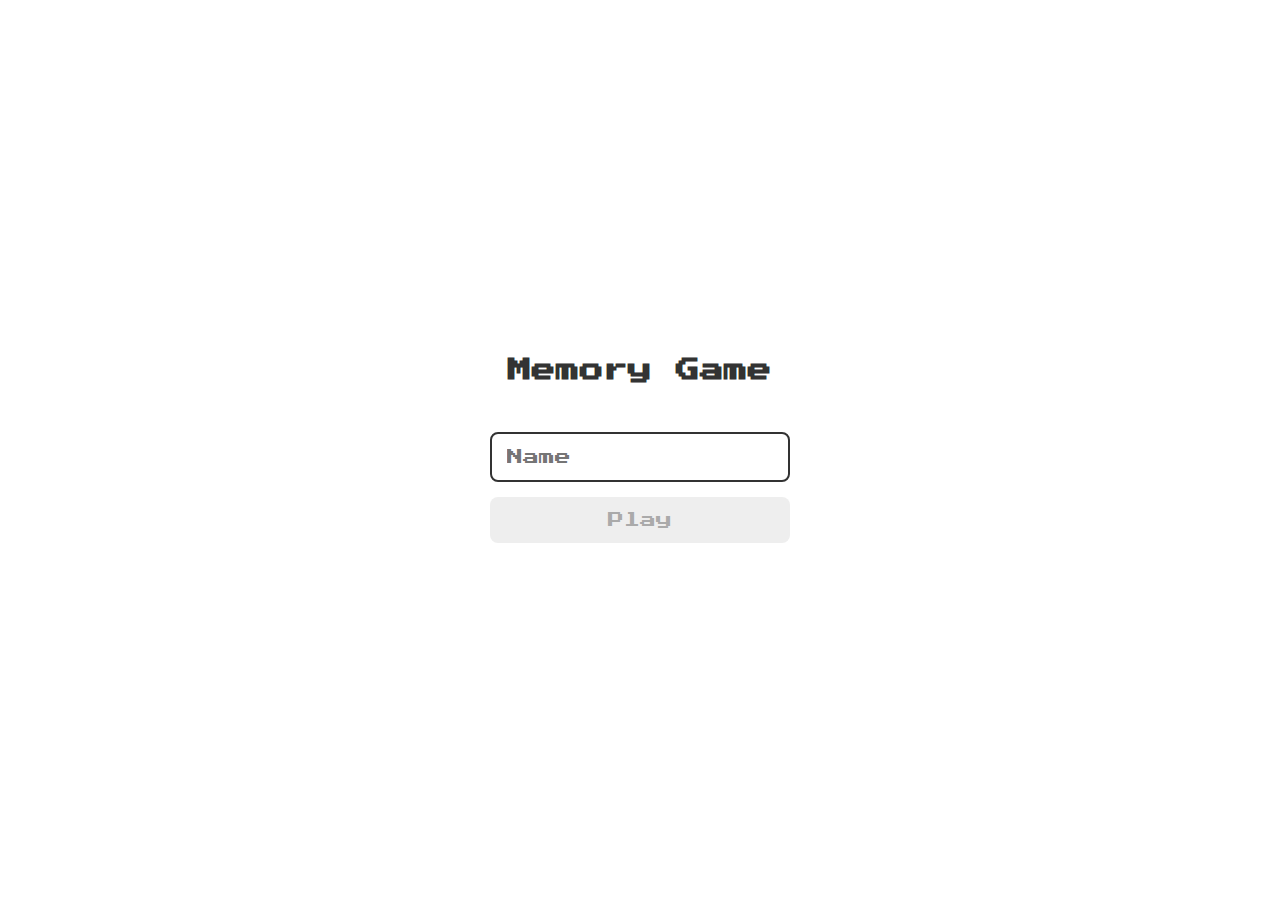
<file: game/index.html>
<!DOCTYPE html>
<html lang="en">
<head>
  <meta charset="UTF-8">
  <meta name="viewport" content="width=device-width, initial-scale=1.0">

  <link rel="stylesheet" href="./css/reset.css">
  <link rel="stylesheet" href="./css/login.css">

  <script defer src="./js/login.js"></script>

  <title>Memory Game | Login</title>
</head>
<body>
  
  <form class="login-form">

    <div class="login__header">
      <h1>Memory Game</h1>
    </div>

    <input type="text" placeholder="Name" class="login__input">
    <button type="submit" class="login__button" disabled>Play</button>

  </form>

</body>
</html>
</file>
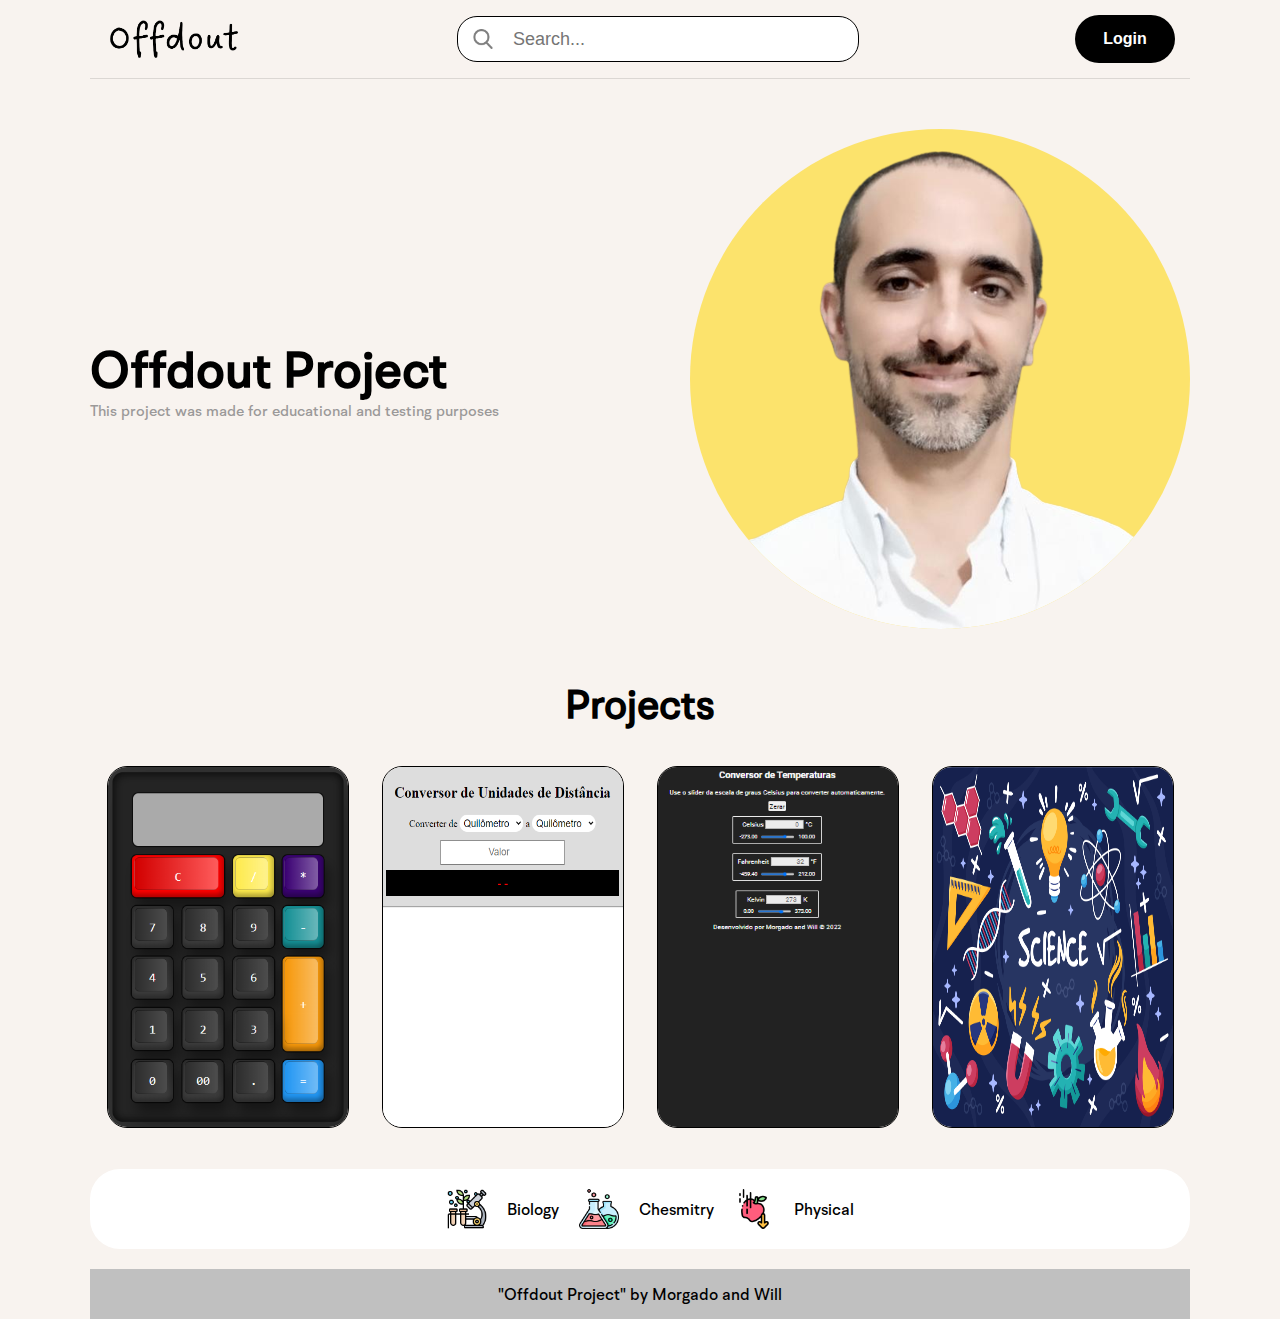
<file: pages/index.html>
<!DOCTYPE html>
<html lang="en">
    <head>
        <meta charset="UTF-8">
        <meta http-equiv="X-UA-Compatible" content="IE=edge">
        <meta name="viewport" content="width=device-width, initial-scale=1.0">
        <title>Offdout</title>
        <link rel="icon" href="/img/bruno-bg.png">
        <link rel="stylesheet" href="/style/style.css">
        <link rel="stylesheet" href="https://cdnjs.cloudflare.com/ajax/libs/font-awesome/6.2.1/css/all.min.css" integrity="sha512-MV7K8+y+gLIBoVD59lQIYicR65iaqukzvf/nwasF0nqhPay5w/9lJmVM2hMDcnK1OnMGCdVK+iQrJ7lzPJQd1w==" crossorigin="anonymous" referrerpolicy="no-referrer" />
    </head>
    <body id="all">
        <header class="header">
            <img src="/img/logo.png" class="logotipo"/>
            
            <div id="divBusca">
                <img src="/img/search.png" id="iconBusca" alt="search.."/>
                <input type="text" id="txtBusca" placeholder="Search..."/>
            </div>

            <a href="login.html"><button class="login">Login</button></a>
        </header>

        <main>
            <section id="sectionOne">
                <div class="text">
                    <h1>Offdout Project</h1>
                    <p class="paragraph">This project was made for educational and testing purposes</p>
                </div>
                <img src="/img/bruno-bg.png" alt="Bruno">
            </section>

            <article>
                <h1 class="title">Projects</h1>
                <section id="projectsA">
                    <a href="./calculator.html"><img src="/img/calculator.png" class="projects"></a>
                    <a href="./conversor-medida.html"><img src="/img/conversionZ.png" class="projects"></a>
                    <a href="./temperature.html"><img src="/img/temperaturex.png" class="projects"></a>
                    <a href="/game/index.html"><img src="/game/images/3682410.jpg" class="projects"></a>
                </section>
            </article>

            <section id="icons">
                <div>
                    <p id="science">
                        <img src="/img/biology.png" alt="biology" class="science-icon">
                        Biology
                        
                        <img src="/img/science.png" alt="science" class="science-icon">
                        Chesmitry

                        <img src="/img/gravity.png" alt="gravity" class="science-icon">
                        Physical
                    </p>
                </div>
            </section>

        </main> 

        <footer id="footer">
                <p class="footer-x">"Offdout Project" by Morgado and Will</p>
        </footer>
    </body>
</html>
</file>
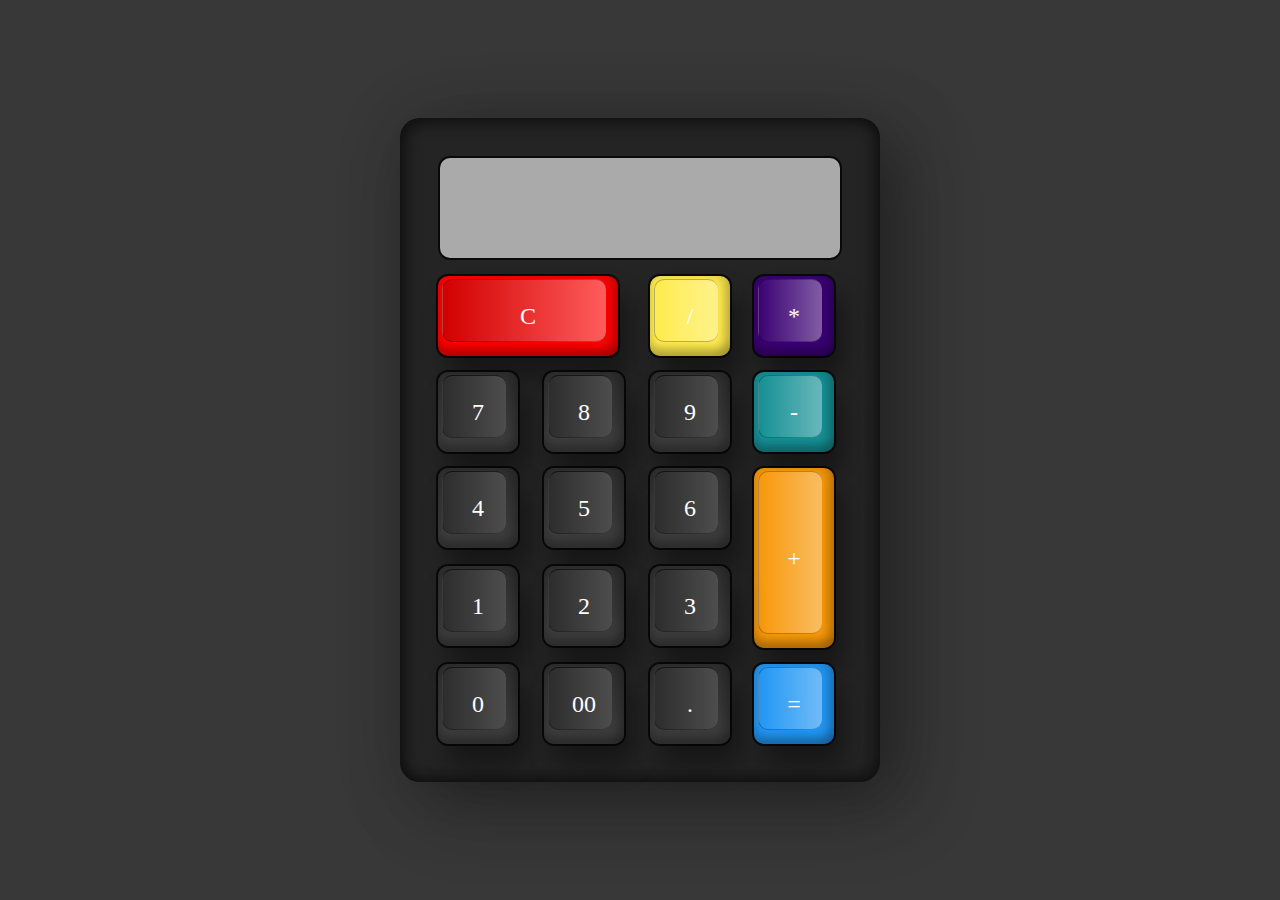
<file: pages/calculator.html>
<!DOCTYPE html>
<html lang="pt-br">
<head>
    <meta charset="UTF-8">
    <meta http-equiv="X-UA-Compatible" content="IE=edge">
    <meta name="viewport" content="width=device-width, initial-scale=1.0">
    <link rel="stylesheet" href="/style/calculator.css">
    <title>calculadora</title>
</head>
<body>

    <div class="container">

        <form class="calculator" name="calc">

            <input type="text" class="value" readonly name="txt">

            <span class="num clear" onclick="calc.txt.value=''"><i>C</i></span>
            <span class="num plus2" onclick="calc.txt.value+='/'"><i>/</i></span>
            <span class="num plus3" onclick="calc.txt.value+='*'"><i>*</i></span>
            <span class="num " onclick="calc.txt.value+='7'"><i>7</i></span>
            <span class="num " onclick="calc.txt.value+='8'"><i>8</i></span>
            <span class="num " onclick="calc.txt.value+='9'"><i>9</i></span>
            <span class="num plus1" onclick="calc.txt.value+='-'"><i>-</i></span>
            <span class="num " onclick="calc.txt.value+='4'"><i>4</i></span>
            <span class="num " onclick="calc.txt.value+='5'"><i>5</i></span>
            <span class="num " onclick="calc.txt.value+='6'"><i>6</i></span>
            <span class="num plus" onclick="calc.txt.value+='+'"><i>+</i></span>
            <span class="num " onclick="calc.txt.value+='1'"><i>1</i></span>
            <span class="num " onclick="calc.txt.value+='2'"><i>2</i></span>
            <span class="num " onclick="calc.txt.value+='3'"><i>3</i></span>
            <span class="num " onclick="calc.txt.value+='0'"><i>0</i></span>
            <span class="num " onclick="calc.txt.value+='00'"><i>00</i></span>
            <span class="num " onclick="calc.txt.value+='.'"><i>.</i></span>
            
            <span class="num plus4" onclick="document.calc.txt.value=eval(calc.txt.value)"><i>=</i></span>
        </form>
    </div>
</body>
</html>
</file>
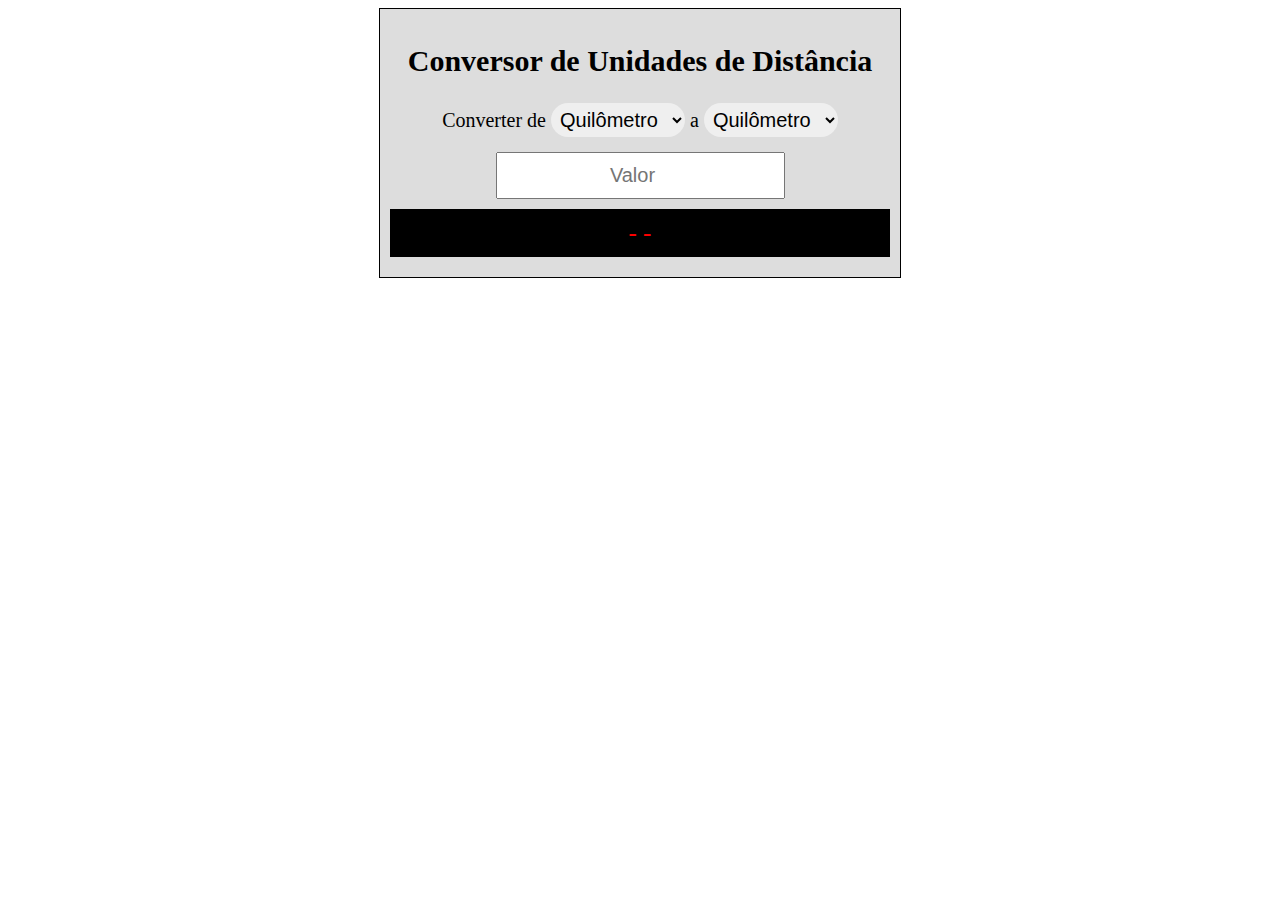
<file: pages/conversor-medida.html>
<!DOCTYPE html>
<html lang="pt-br">
<head>
    <meta charset="UTF-8">
    <meta http-equiv="X-UA-Compatible" content="IE=edge">
    <meta name="viewport" content="width=device-width, initial-scale=1.0">
    <title>Conversor de medidas</title>
    <link rel="stylesheet" href="/style/conversor-medida.css">
</head>
<body>
    <div class="container">
        <h2>Conversor de Unidades de Distância</h2>
        <div class="fila">
            <span>Converter de </span>
            <select name="unidad1" id="unidad1">
                <option value="Quilômetro">Quilômetro</option>
                <option value="Hectômetro">Hectômetro</option>
                <option value="Decâmetro">Decâmetro</option>
                <option value="Metro">Metro</option>
                <option value="Decímetro">Decímetro</option>
                <option value="Centímetro">Centímetro</option>
                <option value="Milímetro">Milímetro</option>
            </select>
            <span>a</span>
            <select name="unidad2" id="unidad2">
                <option value="Quilômetro">Quilômetro</option>
                <option value="Hectômetro">Hectômetro</option>
                <option value="Decâmetro">Decâmetro</option>
                <option value="Metro">Metro</option>
                <option value="Decímetro">Decímetro</option>
                <option value="Centímetro">Centímetro</option>
                <option value="Milímetro">Milímetro</option>
            </select>
        </div>

        <input type="number" id="valor" placeholder="Valor">

        <div class="resultado" id="resultado">
            - -
        </div>
    </div>

    <script src="/js/conversor-medida.js"></script>
</body>
</html>
</file>
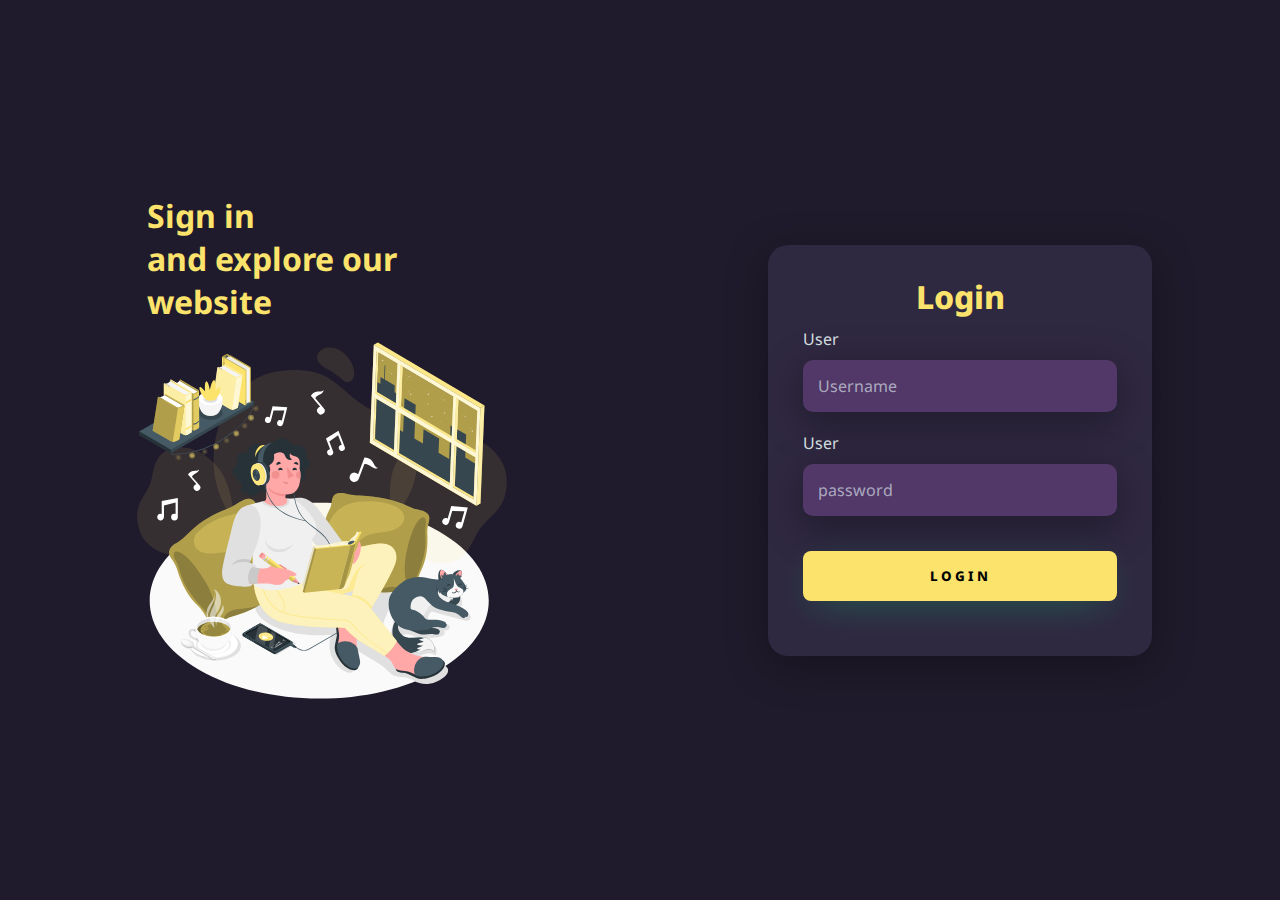
<file: pages/login.html>
<!DOCTYPE html>
<html lang="en">
<head>
    <meta charset="UTF-8">
    <meta http-equiv="X-UA-Compatible" content="IE=edge">
    <meta name="viewport" content="width=device-width, initial-scale=1.0">
    <title>Login</title>
    <link rel="stylesheet" href="/style/login.css">
</head>
<body>
    <div class="main-login">
        <div class="left-login">
            <h1>Sign in<br>and explore our website</h1>
            <img src="/img/animation.svg" alt="animation" class=left-login-image>
        </div>
        <div class="right-login">
                <div class="card-login">
                    <h1>Login</h1>
                    <div class="textfield">
                        <label for="user">User</label>
                        <input type="text" name="user" placeholder="Username" required>
                    </div>
                    <div class="textfield">
                        <label for="password">User</label>
                        <input type="password" name="password" placeholder="password" required>
                    </div>
                    <button type="submit" class="btn-login">Login</button>
                </div>
        </div>
    </div>
</body>
</html>
</file>
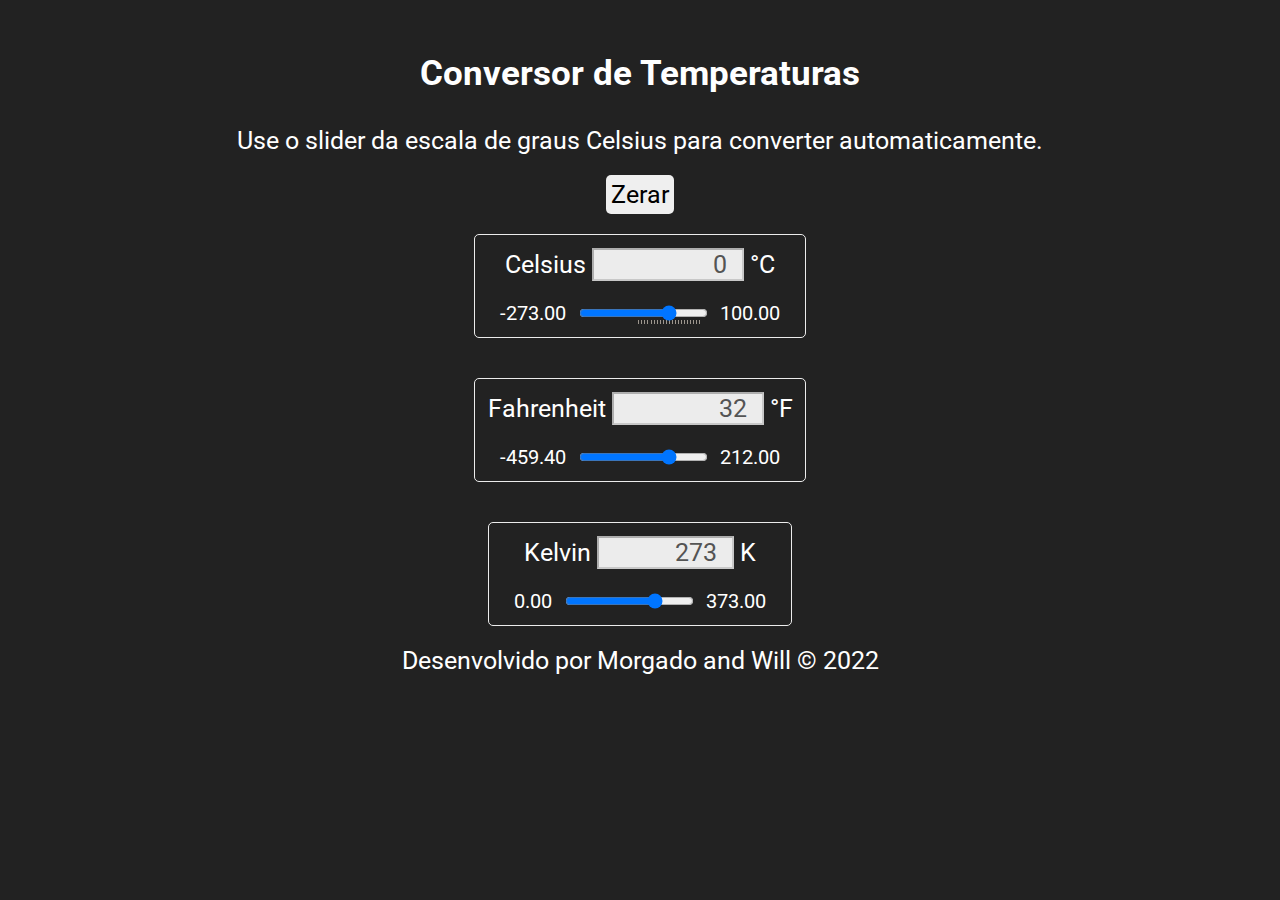
<file: pages/temperature.html>
<!DOCTYPE html>
<html lang="pt-br">
<head>
    <link rel="icon" href="images/favicon.png" />
    <meta charset="UTF-8">
    <meta http-equiv="X-UA-Compatible" content="IE=edge">
    <meta name="viewport" content="width=device-width, initial-scale=1.0">
    <title>Conversor de Temperaturas</title>
    <!-- CSS externo -->
    <link rel="stylesheet" href="/style/temperature.css" />

</head>
<body>
<main class='tela-principal'>
    <section class='conteudos'>

        <h1>Conversor de Temperaturas</h1>
        <p class='instrucoes'>Use o slider da escala de graus Celsius para converter automaticamente.</p>
        <button id='btnZerar' onClick="zerar()">Zerar</button>

        <div class="form-group">

            <label for="celsius">Celsius</label>
            <input type="number" min='-273' max='100' step='0.01' name="numeroC" id="numeroC" value='0' disabled /> °C

            <div class='slider'>

                <span id='minC'>-273.00</span>

                <input
                    type="range"
                    min='-273' max='100' step='0.01'
                    name="celsius" id="celsius"
                    value='0.00'
                    list="marcas"
                    onChange='atualizaC(); atualizaF(); atualizaK()'
                    class="animar"
                    autofocus
                />

                <span id='maxC'>100.00</span>

            </div>
        </div>

<datalist id="marcas">
    <option value="-100"><option value="-90"><option value="-80"><option value="-70"><option value="-60"><option value="-50"><option value="-40"><option value="-30"><option value="-20"><option value="-10">
    <option value="0"><option value="10"><option value="20"><option value="30"><option value="40"><option value="50"><option value="60"><option value="70"><option value="80"><option value="90"><option value="100">
</datalist>

        <div class="form-group">

            <label for="fahrenheit">Fahrenheit</label>
            <input type="number" min='-459' max='212' step='0.01' name="numeroF" id="numeroF" disabled> °F

            <div class='slider'>
                <span id='minC'>-459.40</span>
                <input type="range" min='-459' max='212' step='0.01' name="fahrenheit" id="fahrenheit" value='32.00' />
                <span id='maxC'>212.00</span>
            </div>
        </div>

        <div class="form-group">

            <label for="kelvin">Kelvin</label>
            <input type="number" min='0' max='375.15' step='0.01' name="numeroK" id="numeroK" disabled> K

            <div class="slider">
                <span id='minC'>0.00</span>
                <input type="range"  min='' max='373.15' step='0.01' name="kelvin" id="kelvin" value='273.00' />
        <span id='maxC'>373.00</span>
            </div>
        </div>
        <footer>Desenvolvido por Morgado and Will &copy; 2022</footer>
    </section>
</main>
<!-- JS externo -->
<script src="/js/temperature.js"></script>
</body>
</html>
</file>
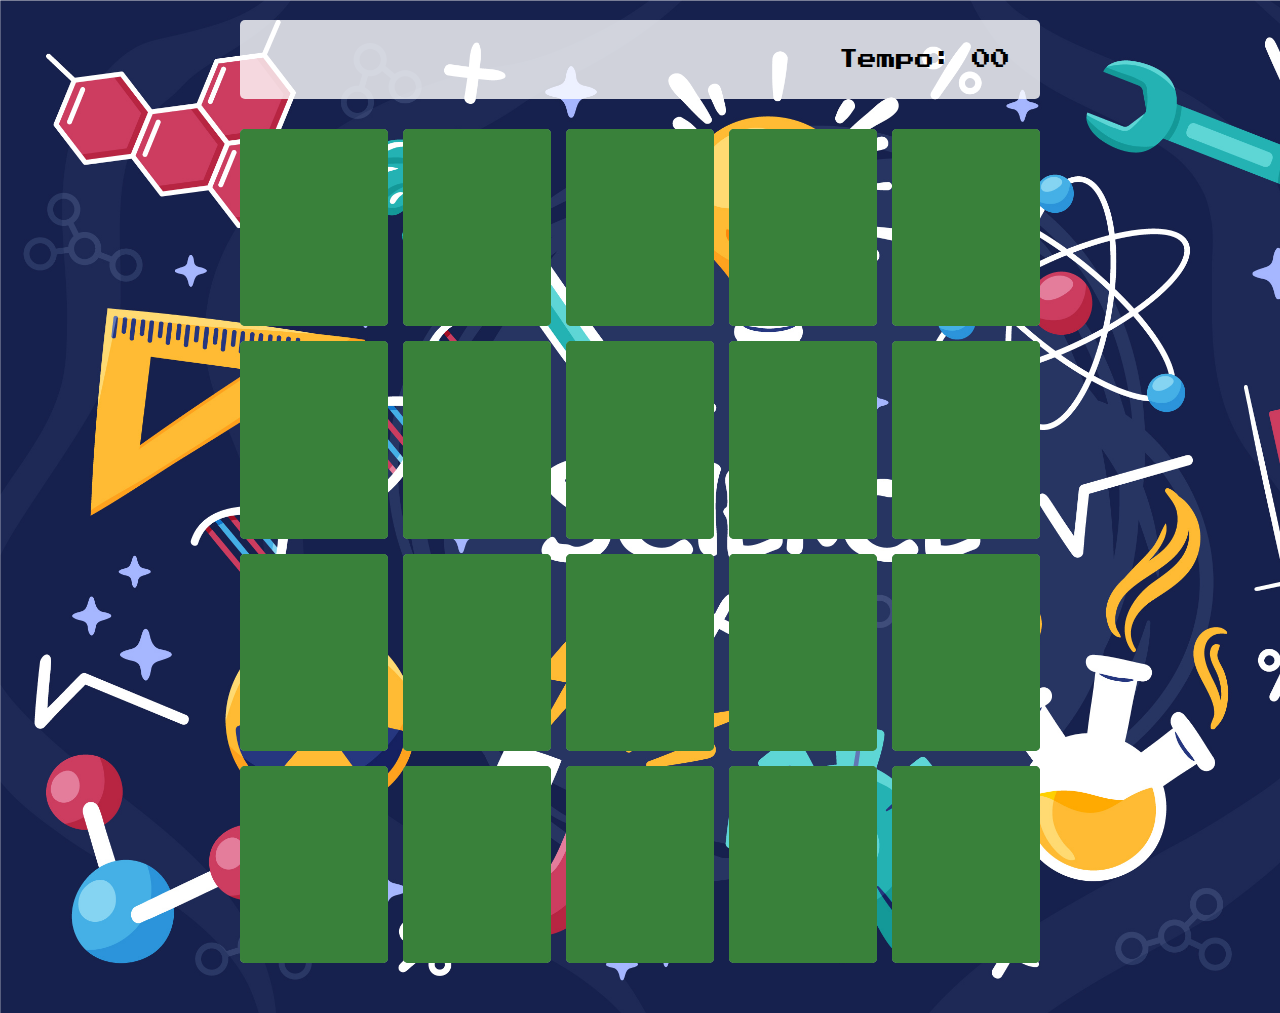
<file: game/pages/game.html>
<!DOCTYPE html>
<html lang="en">
<head>
  <meta charset="UTF-8">
  <meta name="viewport" content="width=device-width, initial-scale=1.0">

  <link rel="stylesheet" href="../css/reset.css">
  <link rel="stylesheet" href="../css/game.css">

  <script defer src="../js/game.js"></script>

  <title>Memory Game</title>
</head>
<body>

  <main>
    <header>
      <span class="player"></span>
      <span>Tempo: <span class="timer">00</span></span>
    </header>
  
    <div class="grid"></div>
  </main>

</body>
</html>
</file>
<file: game/css/login.css>
.login-form {
    align-items: center;
    display: flex;
    flex-direction: column;
    height: 100vh;
    justify-content: center;
  }
  
  .login__header {
    align-items: center;
    display: flex;
    flex-direction: column;
    justify-content: center;
    margin-bottom: 50px;
  }
  
  .login__header img {
    width: 100px;
  }
  
  .login__header h1 {
    color: #333;
    font-size: 1.5em;
  }
  
  .login__input {
    border: 2px solid #333;
    border-radius: 8px;
    color: #333;
    font-size: 1em;
    margin-bottom: 15px;
    max-width: 300px;
    outline: none;
    padding: 15px;
    width: 100%;
  }
  
  .login__button {
    background-color: #ee665c;
    border-radius: 8px;
    color: #fff;
    cursor: pointer;
    font-size: 1em;
    max-width: 300px;
    padding: 15px;
    width: 100%;
  }
  
  .login__button:disabled {
    background-color: #eee;
    color: #aaa;
    cursor: auto;
  }
</file>
<file: style/style.css>
/*CSS*/
@font-face {
    font-family: 'HendrixBold';
    src: url(/fonts/BRHendrix-Medium.otf) format('opentype');
    font-weight: normal;
    font-style: normal;
    
}

* {
    margin: 0;
    padding: 0;
}

#all {
    background-color: #f8f3ef;
    width: 1100px;
    height: 1100px;
    margin: auto;
    font-family: 'HendrixBold', Times, serif;
}

.header {   
    display: flex;
    justify-content: space-between;
    align-items: center;
    border-bottom: solid 1px #dbd7d3;
    padding: 15px;
}

.logotipo {
    height: 38px;
}

#divBusca{
    display: flex;
    align-items: center;
    background-color:#FFFFFF;
    border:solid 1px black;
    border-radius:20px;
    width:400px;
    height:44px;
}

#iconBusca {
    padding: 15px;
    width: 20px;
    height: 20px;
    opacity: 0.5;
}

#txtBusca{
    float:left;
    background-color:transparent;
    padding-left:5px;
    margin-right: 8px;
    font-size:18px;
    border:none;
    height: 32px;
    width:191px;
    overflow: hidden;
    outline: none;
}
  
#divBusca img{
    float:left;
}

.login {
    color: #FFF;
    background-color: black;
    border: none;
    width: 100px;
    height: 48px;
    line-height: 30px;
    padding: 0 20px;
    font-size: 16px;
    font-weight: bold;
    cursor: pointer;
    border-radius: 30px;
}

.login:hover {
    transform: scale(1.02);
}

#sectionOne {
    display: flex;
    align-items: center;
    height: 600px;
}

#sectionOne img {
    border-radius: 60%;
    background-color: #fce36c;
}

.text {
    display: flex;
    flex-wrap: wrap;
}

.text h1 {
    font-size: 50px;
}

.paragraph {
    color: rgb(155, 153, 153);
    font-size: 15px;
}

.title {
    font-size: 40px;
    display: flex;
    justify-content: center;
}

#projectsA {
    display: flex;
    justify-content: space-around;
    align-items: center;
    height: 400px;
    margin-top: 20px;
}

.projects {
    width: 240px;
    height: 360px;
    border: solid 1px black;
    border-radius: 20px;
}

#icons {
    display: flex;
    justify-content: center;
    margin-top: 20px;
    width: 100%;
    height: 80px;
    border-radius: 30px;
    background-color: white;
}

#science {
    display: flex;
    justify-content: center;
    align-items: center;
    width: 100%;
}

.science-icon {
    padding: 20px;
    width: 40px;
}

#footer {
    display: flex;
    justify-content: center;
    align-items: center;
    margin-top: 20px;
    background-color: #c0c0c0;
    width: 100%;
    height:50px;
}

.footer-x {
    padding: 10px;
    font-size: 16px;
}
</file>
<file: style/calculator.css>
*{
    margin: 0; padding: 0; box-sizing: border-box; 
    font-family: consolas;
}

body{
    display: flex;
    justify-content: center;
    align-items: center;
    min-height: 100vh;
    background: #383838;
}

.container{
    position: relative;
    min-width: 300px;
    min-height: 400px;
    background: rgb(36,36,36);
    padding: 40px 30px 30px;
    border-radius: 20px;
    box-shadow: 25px 25px 75px hsla(0,0%,0%, 0.25),
                10px 10px 70px rgba(0,0,0,0.25),
                inset -5px -5px 15px rgba(0,0,0,0.5),
                inset 5px 5px 15px rgba(0,0,0,0.5);

}

.calculator{
    position: relative;
    display: grid;
}

.calculator .value{
    position: relative;
    grid-column: span 4;
    height: 100px;
    width: 100%;
    width:  calc(100% - 20px);
    left: 10px;
    border: none;
    outline: none;
    background-color: #aaaaaa;
    margin-bottom: 10px;
    border-radius: 10px;
    box-shadow: 0 0 0 2px rgba(0,0,0,0.75);
    text-align: right;
    padding: 10px;
    font-size: 2rem;
}

.calculator span{
    position: relative;
    place-items: center;
    display: grid;
    width: 80px;
    height: 80px;
    margin: 8px;
    background: linear-gradient(180deg, #2f2f2f, #3f3f3f);
    box-shadow: inset -8px 0 8px rgba(0,0,0,0.15),
                inset 0 -8px 8px rgba(0,0,0,0.25),
                0 0 0 2px rgba(0,0,0,0.75),
                10px 20px 25px rgba(0,0,0,0.4);
                color: #fff;
                user-select: none;
                cursor: pointer;
                font-weight: 400;
                border-radius: 10px;
}

.calculator span::before{
    content: '';
    position: absolute;
    top: 3px;
    left: 4px;
    bottom: 14px;
    right: 12px;
    background: linear-gradient(90deg, #2d2d2d, #4d4d4d);
    border-radius: 10px;
    box-shadow: -5px -5px 15px rgba(0,0,0,0.1),
                10px 5px 10px rgba(0,0,0,0.15),;
                border-left: 1px solid #0004;
                border-bottom: 1px solid#0004;
                border-top: 1px solid #0009;
}

.calculator span i{
    position: relative;
    font-style: normal;
    font-size: 1.5rem;
    text-transform: uppercase;
}

.calculator span:active{
    filter: brightness(1.5);
}

.calculator .clear{
    grid-column: span 2;
    width: 180px;
    background: #f00;
}

.calculator .clear::before{
    background: linear-gradient(90deg, #d20000,#ffffff5c);
    border-left: 1px solid #0004;
    border-bottom: 1px solid#0004;
    border-top: 1px solid #0004;

}

.calculator .plus{
    grid-row: span 2;
    height: 180px;
    background: #f7980a;
}

.calculator .plus::before{
    background: linear-gradient(90deg, #f7980a,#ffffff5c);
    border-left: 1px solid #0004;
    border-bottom: 1px solid#0004;
    border-top: 1px solid #0004;

}

.calculator .plus1{
    background: #159095;
}

.calculator .plus1::before{
    background: linear-gradient(90deg, #159095,#ffffff5c);
    border-left: 1px solid #0004;
    border-bottom: 1px solid#0004;
    border-top: 1px solid #0004;

}

.calculator .plus2{
    background: #ffeb4d;
}

.calculator .plus2::before{
    background: linear-gradient(90deg, #ffeb4d,#ffffff5c);
    border-left: 1px solid #0004;
    border-bottom: 1px solid#0004;
    border-top: 1px solid #0004;

}

.calculator .plus3{
    background: #3b0273;
}

.calculator .plus3::before{
    background: linear-gradient(90deg, #3b0273,#ffffff5c);
    border-left: 1px solid #0004;
    border-bottom: 1px solid#0004;
    border-top: 1px solid #0004;

}

.calculator .plus4{
    background: #2196f3;
}

.calculator .plus4::before{
    background: linear-gradient(90deg, #2196f3,#ffffff5c);
    border-left: 1px solid #0004;
    border-bottom: 1px solid#0004;
    border-top: 1px solid #0004;

}
</file>
<file: style/conversor-medida.css>
.container {
    max-width: 500px;
    margin: auto;
    background-color: #ddd;
    border: 1px solid #000;
    padding: 10px;
    text-align: center;
    font-size: 20px;
}

.fila {
    margin: 15px 0;
}

select {
    font-size: 20px;
    border: none;
    padding: 5px;
    border-radius: 30px;
}

.resultado {
    width: 100%;
    margin: 10px 0;
    background-color: #000;
    color: red;
    padding: 10px 0;
    font-size: 25px;
}

input {
    padding: 10px;
    font-size: 20px;
    text-align: center;
}
</file>
<file: style/login.css>
@import url('https://fonts.googleapis.com/css2?family=Noto+Sans:wght@400;700&display=swap');

* {
    margin: 0;
    font-family: "Noto Sans", sans-serif;
}

body * {
    box-sizing: border-box;
}

.main-login {
    width: 100vw;
    height: 100vh;
    background-color: #201b2c;
    display: flex;
    justify-content: center;
    align-items: center;
}

.left-login {
    width: 50vw;
    height: 100vh;
    display: flex;
    justify-content: center;
    align-items: center; 
    flex-direction: column;
}

.left-login > h1 {
    width: 27vw;
    color: #FCE36C;
}

.left-login-image {
    width: 30vw;
}

.right-login {
    width: 50vw;
    height: 100vh;
    display: flex;
    justify-content: center;
    align-items: center; 
}

.card-login {
    width: 60%;
    display: flex;
    justify-content: center;
    align-items: center; 
    flex-direction: column;
    padding: 30px 35px;
    background: #2f2841;
    border-radius: 20px;
    box-shadow: 0px 10px 40px #00000056;
}

.card-login > h1 {
    color: #FCE36C;
    font-weight: 800;
}

.textfield {
    width: 100%;
    display: flex;
    flex-direction: column;
    align-items: flex-start;
    margin: 10px 0;
}

.textfield > input {
    width: 100%;
    border: none;
    border-radius: 10px;
    padding: 15px;
    background: #513869;
    color: #f0ffffde;
    font-size: 12pt;
    box-shadow: 0px 10px 40px #00000056;
    outline: none;
    box-sizing: border-box;
}

.textfield > label {
    color: #f0ffffde;
    margin-bottom: 10px;

}

.textfield > input::placeholder {
    color: #f0ffff94;
}

.btn-login {
    width: 100%;
    padding: 16px 0px;
    margin: 25px;
    border: none;
    border-radius: 8px;
    outline: none; 
    text-transform: uppercase;
    font-weight: 800;
    letter-spacing: 3px;
    background: #FCE36C;
    cursor: pointer;
    box-shadow: 0px 10px 40px -12px #00ff8052;
}

@media only screen and (max-width: 950px) {
    .card-login {
        width: 85%;

    }
}

@media only screen and (max-width: 600px) {
    .main-login {
        flex-direction: column;
    }
    .left-login > h1 {
        display: none;
    }

    .left-login {
        width: 100%;
        height: auto;
    }
    .right-login {
        width: 100%;
        height: auto;
    }
    .card-login {
        width: 90%;
    }
}
</file>
<file: style/temperature.css>
@import url('https://fonts.googleapis.com/css2?family=Roboto:wght@100;300;400;500;700&display=swap');

* {
    margin: 0;
    padding: 0;
    box-sizing: border-box;
    font-family: 'Roboto', sans-serif;
    font-size: 1.25rem;
}

body {
    width: 100vw;
    height: 100vh;
    background: #222;
    color: #fff;
}

main {
    width: 100%;
    height: 100%;
    padding: 1rem; /* espacamento interno */
    /*
    background-image:url('../images/the-mentalist.jpg');
    background-repeat: no-repeat;
    background-size: cover;
    background-position: center;
    */
}

section {
    width: 100%;
    margin: 0 auto;
    padding: 1rem;
    margin-bottom: 0.625rem;
    display: flex;
    flex-direction: column;
    justify-content: center;
    align-items: center;
}

h1 {
    text-align: center;
    font-size: 1.75rem;
    margin: 0.625rem;
}

.form-group {
    text-align: center;
    margin: 1rem;
    padding: 0.625rem;
    border: 1px solid #ececec;
    border-radius: 5px;
}

.instrucoes {
    text-align: center;
    margin: 1rem;
}

input[type=number] {
    text-align: right;
}

input:disabled {
    background: #ececec;
    cursor: not-allowed;
}

input[type=range] {
    cursor: pointer;
    outline: none;
}

/* div class onde estao spans e range */
.slider {
    display: flex;
    justify-content:space-evenly;
    margin-top: 1rem;
}

.slider span {
    font-size: 1rem;
    margin: 0 0.625rem;
}

/* datalist */
#marcas {
    color: #fff;
}

#btnZerar {
    padding: 5px;
    border: 0;
    border-radius: 5px;
    cursor: pointer;
}

#btnZerar:hover {
    background: darkblue;
    color: #fff;
    transition: all .3s;
}

/* ANIMACAO */

/* Animar o input */
@keyframes piscar {
    0% {
        filter: drop-shadow(0 0 15px #00b0ff);
        -webkit-filter: drop-shadow(0 0 15px #00b0ff);
        -moz-filter: drop-shadow(0 0 15px #00b0ff);
        -o-filter: drop-shadow(0 0 15px #00b0ff);
        -ms-filter: drop-shadow(0 0 15px #00b0ff);
    }
    100% {
    }
}

.animar {
    animation: piscar .75s infinite alternate;
}
</file>
<file: game/css/game.css>
main {
    display: flex;
    flex-direction: column;
    width: 100%;
    background-image: url('/game/images/3682410.jpg');
    background-size: cover;
    min-height: 100vh;
    align-items: center;
    justify-content: center;
    padding: 20px 20px 50px;
  }
  
  header {
    display: flex;
    align-items: center;
    justify-content: space-between;
    background-color: rgba(255, 255, 255, 0.8);
    font-size: 1.2em;
    width: 100%;
    max-width: 800px;
    padding: 30px;
    margin: 0 0 30px;
    border-radius: 5px;
  }
  
  .grid {
    display: grid;
    grid-template-columns: repeat(5, 1fr);
    gap: 15px;
    width: 100%;
    max-width: 800px;
    margin: 0 auto;
  }
  
  .card {
    aspect-ratio: 3/4;
    width: 100%;
    border-radius: 5px;
    position: relative;
    transition: all 400ms ease;
    transform-style: preserve-3d;
    background-color: #ccc;
  }
  
  .face {
    width: 100%;
    height: 100%;
    position: absolute;
    background-size: cover;
    background-position: center;
    border: 2px solid #39813a;
    border-radius: 5px;
    transition: all 400ms ease;
  }
  
  .front {
    transform: rotateY(180deg);
  }
  
  .back {
    background-color: #39813a;
    backface-visibility: hidden;
  }
  
  .reveal-card {
    transform: rotateY(180deg);
  }
  
  .disabled-card {
    filter: saturate(0);
    opacity: 0.5;
  }
</file>
